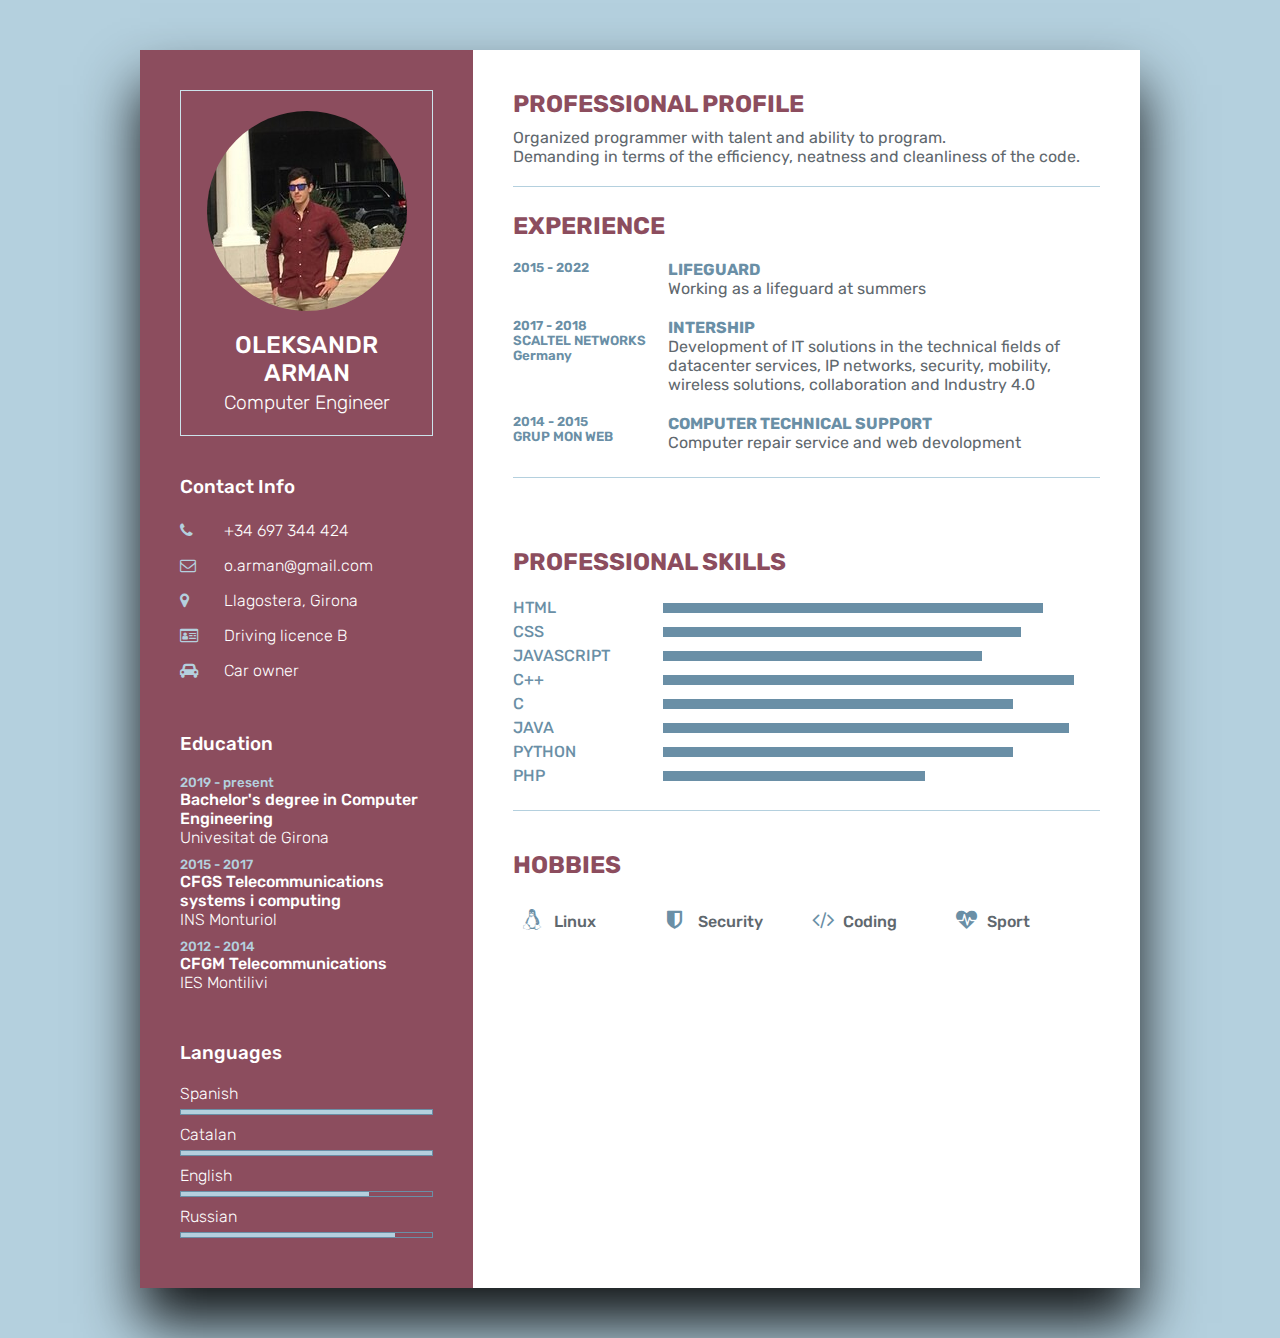
<file: index.html>
<!DOCTYPE html>
<html>
    <head>
        <meta name="viewport" content="width=device-witdh, initial-scale=1.0">
        <title>Oleksandr Arman CV</title>
        <link rel="stylesheet" type="text/css" href="style.css">
        <link rel="stylesheet" href="https://cdnjs.cloudflare.com/ajax/libs/font-awesome/4.7.0/css/font-awesome.css" integrity="sha512-5A8nwdMOWrSz20fDsjczgUidUBR8liPYU+WymTZP1lmY9G6Oc7HlZv156XqnsgNUzTyMefFTcsFH/tnJE/+xBg==" crossorigin="anonymous" referrerpolicy="no-referrer" />
    </head>

    <body>
        <div class="cv">

            <!-- LEFT SIDE ----------------------------->
            <div class="left">

                <!-- PROFILE BOX ----------------------------->
                <div class="profile-box">
                    <div class="profile-img">
                        <img src="b.jpg">
                    </div>
                    <h2>OLEKSANDR ARMAN<br>
                        <span>Computer Engineer</span>
                    </h2>
                </div>

                <!-- CONTACT BOX ----------------------------->
                <div class="contact-box">
                    <h3 class="title-left">Contact Info</h3>
                    <ul>
                        <li>
                            <span class="icon"><i class="fa fa-phone" aria-hidden="true"></i></span>
                            <span>+34 697 344 424</span>
                        </li>
                        <li>
                            <span class="icon"><i class="fa fa-envelope-o" aria-hidden="true"></i></span>
                            <span>o.arman@gmail.com</span>
                        </li>
                        <li>
                            <span class="icon"><i class="fa fa-map-marker" aria-hidden="true"></i></span>
                            <span>Llagostera, Girona</span>
                        </li>
                        <li>
                            <span class="icon"><i class="fa fa-id-card-o" aria-hidden="true"></i></span>
                            <span>Driving licence B</span>
                        </li>
                        <li>
                            <span class="icon"><i class="fa fa-car" aria-hidden="true"></i></span>
                            <span>Car owner</span>
                        </li>
                    </ul>
                </div>

                <!-- EDUCATION BOX ----------------------------->
                <div class="education-box">
                    <h3 class="title-left">Education</h3>
                    <ul>
                        <li>
                            <h5>2019 - present</h5>
                            <h4 class="title-edu">Bachelor's degree in Computer Engineering</h4>
                            <h4>Univesitat de Girona</h4>
                        </li>
                        <li>
                            <h5>2015 - 2017</h5>
                            <h4 class="title-edu">CFGS Telecommunications systems i computing</h4>
                            <h4>INS Monturiol</h4>
                        </li>
                        <li>
                            <h5>2012 - 2014</h5>
                            <h4 class="title-edu">CFGM Telecommunications</h4>
                            <h4>IES Montilivi</h4>
                        </li>
                    </ul>
                </div>

                <!-- LENGUAGES BOX ----------------------------->
                <div class="language-box">
                    <h3 class="title-left">Languages</h3>
                    <ul>
                        <li>
                            <span>Spanish</span>
                            <span class="percent">
                                <div style="width: 100%;"></div>
                            </span>
                        </li>
                        <li>
                            <span>Catalan</span>
                            <span class="percent">
                                <div style="width: 100%;"></div>
                            </span>
                        </li>
                        <li>
                            <span>English</span>
                            <span class="percent">
                                <div style="width: 75%;"></div>
                            </span>
                        </li>
                        <li>
                            <span>Russian</span>
                            <span class="percent">
                                <div style="width: 85%;"></div>
                            </span>
                        </li>
                    </ul>
                </div>
            </div>


            <!-- RIGHT SIDE ----------------------------->
            <div class="right">

                <!-- PROFESSIONAL PROFILE BOX ----------------------------->
                <div class="propro-box">
                    <h2 class="title-right">PROFESSIONAL PROFILE</h2>
                    <p>Organized programmer with talent and ability to program.</br>
                        Demanding in terms of the efficiency, neatness and cleanliness of the code.
                    </p>
                </div>

                <!-- EXPERIENCE BOX ----------------------------->
                <div class="experience-box">
                    <h2 class="title-right">EXPERIENCE</h2>
                    <div class="exp">
                        <div class="year_comp">
                            <h5 class="year">2015 - 2022</h5>
                        </div>
                        <div class="text">
                            <h4>LIFEGUARD</h4>
                            <p>Working as a lifeguard at summers</p>
                        </div>
                    </div>
                    <div class="exp">
                        <div class="year_comp">
                            <h5 class="year">2017 - 2018</h5>
                            <h5>SCALTEL NETWORKS</br>Germany</h5>
                        </div>
                        <div class="text">
                            <h4>INTERSHIP</h4>
                            <p>Development of IT solutions in the technical fields of datacenter services,
                                 IP networks, security, mobility, wireless solutions, 
                                 collaboration and Industry 4.0</p>
                        </div>
                    </div>
                    <div class="exp">
                        <div class="year_comp">
                            <h5 class="year">2014 - 2015</h5>
                            <h5>GRUP MON WEB</h5>
                        </div>
                        <div class="text">
                            <h4>COMPUTER TECHNICAL SUPPORT</h4>
                            <p>Computer repair service and web devolopment</p>
                        </div>
                    </div>
                </div>
                
                
                <!-- PROFESSIONAL SKILLS BOX ----------------------------->
                <div class="skills-box">
                    <h2 class="title-right">PROFESSIONAL SKILLS</h2>
                    <div class="skill">
                        <h4>HTML</h4>
                        <div class="percent-skill">
                            <div style="width: 87%;"></div>
                        </div>
                    </div>
                    <div class="skill">
                        <h4>CSS</h4>
                        <div class="percent-skill">
                            <div style="width: 82%;"></div>
                        </div>
                    </div>
                    <div class="skill">
                        <h4>JAVASCRIPT</h4>
                        <div class="percent-skill">
                            <div style="width: 73%;"></div>
                        </div>
                    </div>
                    <div class="skill">
                        <h4>C++</h4>
                        <div class="percent-skill">
                            <div style="width: 94%;"></div>
                        </div>
                    </div>
                    <div class="skill">
                        <h4>C</h4>
                        <div class="percent-skill">
                            <div style="width: 80%;"></div>
                        </div>
                    </div>
                    <div class="skill">
                        <h4>JAVA</h4>
                        <div class="percent-skill">
                            <div style="width: 93%;"></div>
                        </div>
                    </div>
                    <div class="skill">
                        <h4>PYTHON</h4>
                        <div class="percent-skill">
                            <div style="width: 80%;"></div>
                        </div>
                    </div>
                    <div class="skill">
                        <h4>PHP</h4>
                        <div class="percent-skill">
                            <div style="width: 60%;"></div>
                        </div>
                    </div>
                </div>

                <!-- INTEREST BOX ----------------------------->
                <div class="hobby-box">
                    <h2 class="title-right">HOBBIES</h2> 
                    <ul>
                        <li><i class="fa fa-linux" aria-hidden="true"></i> Linux</li>
                        <li><i class="fa fa-shield" aria-hidden="true"></i></i> Security</li>
                        <li><i class="fa fa-code" aria-hidden="true"></i> Coding</li>
                        <li><i class="fa fa-heartbeat" aria-hidden="true"></i> Sport</li>
                    </ul>
                </div>


            </div>
        </div>
    </body>
</html>
</file>
<file: style.css>
/* font typography from google*/
@import url('https://fonts.googleapis.com/css2?family=Rubik:ital,wght@0,300;0,400;0,500;0,600;0,700;0,800;0,900;1,300;1,400;1,500;1,600;1,700;1,800;1,900&display=swap');

/* PALETTE COLORS AS VARIABLES */
:root {
    --granate : #8C4D5E;
    --darkblue: #6A8FA6;
    --blue: #B4D0DE;
    --lightblue: #CCE3EB;
    --gray: #5F686E;
    --white: #fff;
}
* {
   margin: 0;
   padding: 0;
   box-sizing: border-box;
   font-family: 'Rubik', sans-serif; 
}
body {
    background: var(--blue);
    display: flex;
    min-height: 100vh;
    justify-content: center;
    align-items: center;
}


/* ARCHITECTURE */
.cv {
    position: relative;
    width: 100%;
    max-width: 1000px;
    min-height: 1000px;
    background: var(--white);
    margin: 50px;
    display: grid;
    grid-template-columns: 1fr 2fr;
    box-shadow: 0 35px 55px rgb(0,0,0,0.9);
}
.left, .right {
    position: relative;
    padding: 40px;
}
.left { background: var(--granate); }
.right { background: var(--white); }


/* LEFT SIDE ----------------------------------------- */

/* PROFILE */
.profile-box {
    position: relative;
    display: flex;
    flex-direction: column;
    align-items: center;
    padding: 20px 10px;
    border: 1px solid var(--lightblue);
}
.profile-box h2 {
    color: var(--white);
    font-size: 1.5em;
    font-weight: 500;
    margin-top: 20px;
    text-align: center;
}
.profile-box h2 span {
    font-size: 0.8em;
    font-weight: 300;
}
.profile-img {
    position: relative;
    border-radius: 50%;
    overflow: hidden;
    width: 200px;
    height: 200px;   
}


/* CONTACT */
.contact-box, .education-box, .language-box {
    padding-top: 40px;
}
.title-left {
    color: var(--white);
    margin-bottom: 20px;
    font-weight: 500;
}
.contact-box ul li, .education-box ul li, .language-box ul li {
    position: relative;
    list-style: none;
    margin: 10px 0;
}
.contact-box ul li .icon {
    color: var(--blue);
    display: inline-block;
    width: 40px;
    padding: 3px 0;
}
.contact-box ul li span, .language-box ul li span {
    font-weight: 300;
    color: var(--white);
}


/* EDUCATION */
.education-box h5 {
    font-weight: 500;
    color: var(--blue);
}
.education-box .title-edu {
    font-weight: 500;
    color: var(--white);
}
.education-box h4 {
    font-weight: 300;
    color: var(--white);
}


/* LENGUAGES */
.percent {
    position: relative;
    margin-top: 6px;
    height: 6px;
    width: 100%;
    background: var(--granate);
    display: block;
    border: 1px solid var(--darkblue);
}
.percent div {
    position: absolute;
    height: 100%;
    background: var(--blue);
}



/* RIGHT SIDE ----------------------------------------- */

/* PROFESSIONAL PROFILE */
.propro-box {
    margin-bottom: 25px;
    border-bottom: 1px solid var(--blue);
}
p {
    color: var(--gray);
}
.propro-box p {margin-bottom: 20px;}

.title-right {
    color: var(--granate);
    margin-bottom: 10px;
}


/* EXPERIENCE */
.experience-box {
    margin-bottom: 70px;
    border-bottom: 1px solid var(--blue);
}
.exp {
    display: flex;
    flex-direction: row;
    margin: 20px 0px;
}
.exp:last-child {
    margin-bottom: 25px;
}
.year_comp {
    min-width: 155px;
}
.year {
    color: var(--darkblue);
    font-weight: 500;
    font-size: 13px;
}
.year_comp h5 {
    color: var(--darkblue);
    font-weight: 600;
}   
.exp h4 {
    color:var(--darkblue);
    font-size: 16px;
}


/* SKILLS */

.skills-box {
    margin-bottom: 40px;
    border-bottom: 1px solid var(--blue);
}
.skill:last-child {
    margin-bottom: 25px;
}
.skills-box h2 {margin-bottom: 22px;}
.skill {
    position: relative;
    width: 100%;
    display: grid;
    justify-content: center;
    align-items: center;
    grid-template-columns: 150px 1fr;
    margin-bottom: 5px;
}
.skill h4 {
    color: var(--darkblue);
    font-weight: 450;
}
.percent-skill {
    position: relative;
    width: 100%;
    height: 10px;
    background: var(--white);
}
.percent-skill div{
    position: absolute;
    height: 100%;
    background: var(--darkblue);
}


/* HOBBY */
.hobby-box h2{
    margin-bottom: 20px;
}
.hobby-box ul {
    display: grid;
    margin-left: 10px;
    grid-template-columns: repeat(4,1fr);
}
.hobby-box ul li {
    list-style: none;
    color: var(--gray);
    font-weight: 500;
    margin: 10px 0;
}
.hobby-box ul li .fa {
    color: var(--darkblue);
    font-size: 21px;
    margin-right: 7px;
    width: 20px;
}


/* MEDIA ADAPTATION */
@media (max-width: 950px) {
    .cv {
        margin: 10px;    
        grid-template-columns: repeat(1,1fr);
    }
    .hobby-box ul {
        grid-template-columns: repeat(2,1fr);

    }
}
</file>
